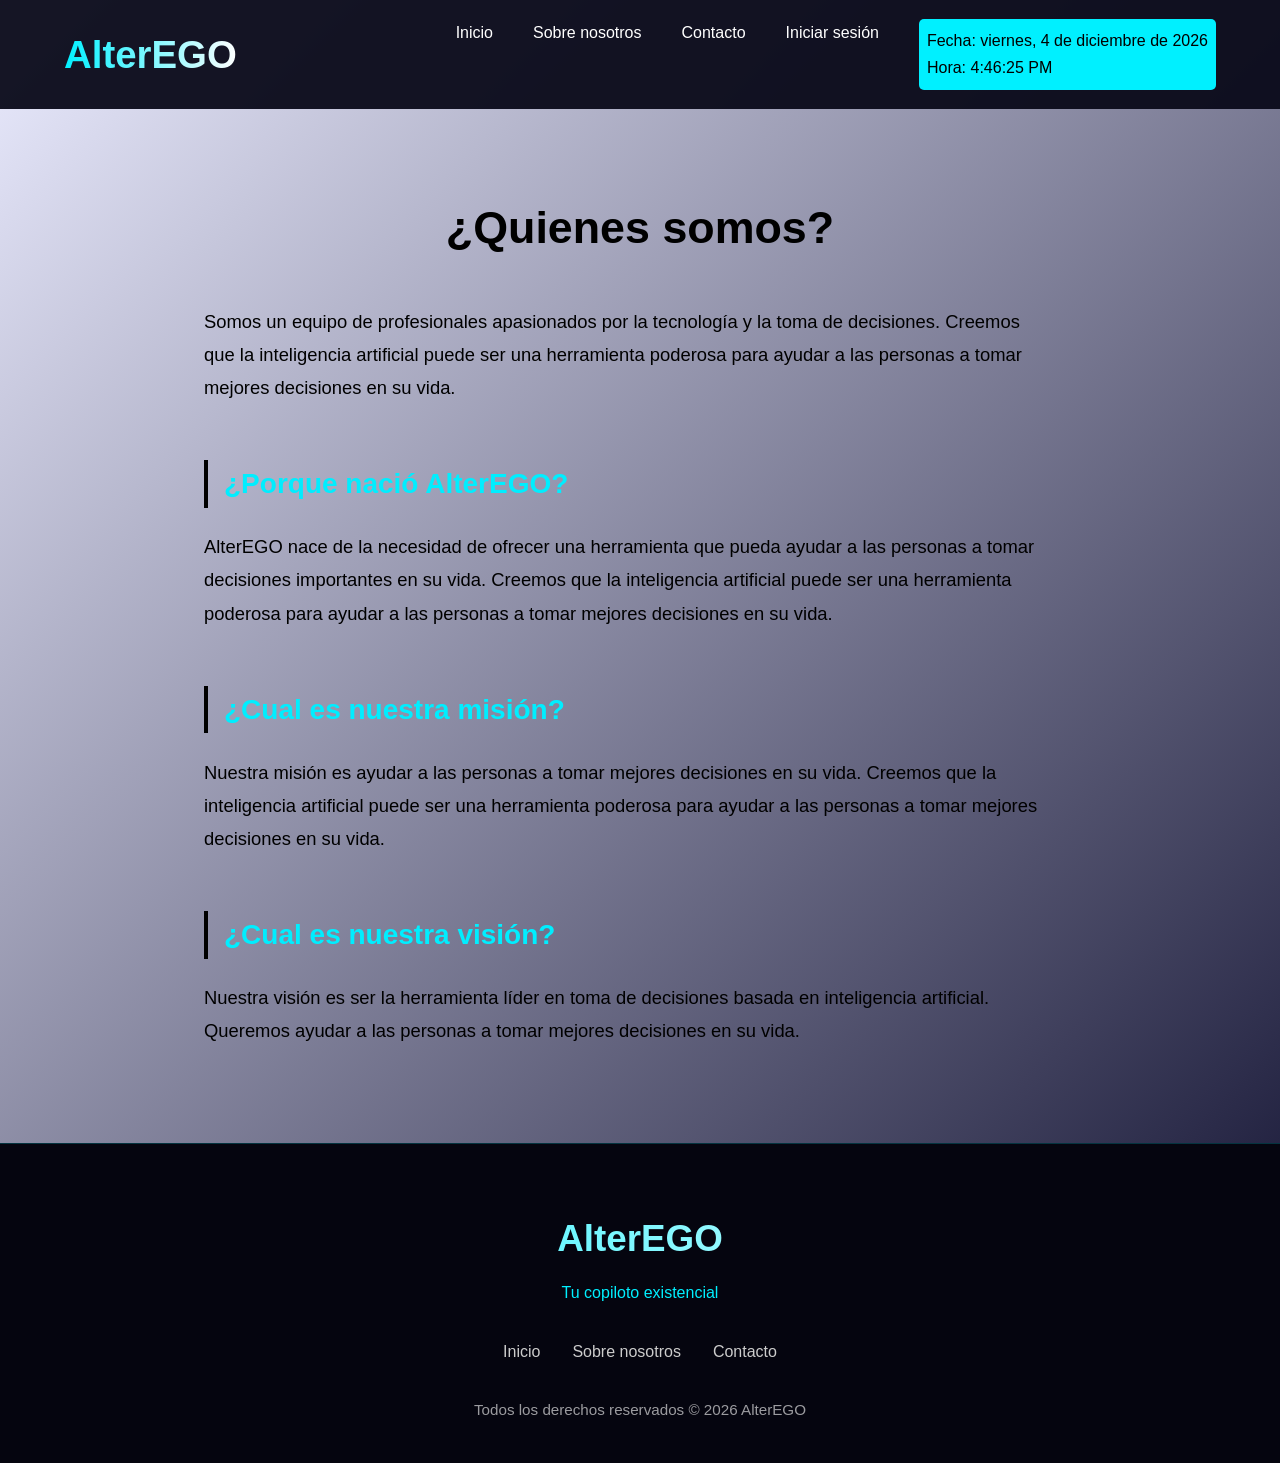
<file: html/about.html>
<!DOCTYPE html>
<html lang="en">
<head>
    <meta charset="UTF-8">
    <meta name="viewport" content="width=device-width, initial-scale=1.0">
    <title>Sobre AlterEGO</title>
    <link rel="stylesheet" href="../css/about.css">
 
</head>
<body>
    

    <header class="header">
        <h2>AlterEGO</h2>
        
        <div class="hamburger" id="hamburger">
            <span></span>
            <span></span>
            <span></span>
        </div>
    
        <nav class="nav" id="nav">
            <ul class="ul">
                <li class="li"><a class="a" href="../index.html">Inicio</a></li>
                <li class="li"><a class="a" href="about.html">Sobre nosotros</a></li>
                <li class="li"><a class="a" href="contact.html">Contacto</a></li>
                <li class="li"><a class="a" href="login.html">Iniciar sesión</a></li>
                <div class="HoraFecha">
                     <p>Fecha: <span id="fecha"></span></p>
                    <p >Hora: <span id="hora"></span></p>

                </div>
            </ul>
        </nav>
    </header>

    <main>
        <h2>¿Quienes somos?</h2>
        <p>Somos un equipo de profesionales apasionados por la tecnología y la toma de decisiones. Creemos que la inteligencia artificial puede ser una herramienta poderosa para ayudar a las personas a tomar mejores decisiones en su vida.</p>
        <h3>¿Porque nació AlterEGO?</h3>
        <p>AlterEGO nace de la necesidad de ofrecer una herramienta que pueda ayudar a las personas a tomar decisiones importantes en su vida. Creemos que la inteligencia artificial puede ser una herramienta poderosa para ayudar a las personas a tomar mejores decisiones en su vida.</p>
        <h3>¿Cual es nuestra misión?</h3>
        <p>Nuestra misión es ayudar a las personas a tomar mejores decisiones en su vida. Creemos que la inteligencia artificial puede ser una herramienta poderosa para ayudar a las personas a tomar mejores decisiones en su vida.</p>
        <h3>¿Cual es nuestra visión?</h3>
        <p>Nuestra visión es ser la herramienta líder en toma de decisiones basada en inteligencia artificial. Queremos ayudar a las personas a tomar mejores decisiones en su vida.</p>
    

    </main>

   
    <footer>
        <h1>AlterEGO</h1>
        <p>Tu copiloto existencial</p>
        <nav>
            <ul>
                <li><a href="../index.html">Inicio</a></li>
                <li><a href="../html/about.html">Sobre nosotros</a></li>
                <li><a href="../html/contact.html">Contacto</a></li>
            </ul>
        </nav>
        <p>Todos los derechos reservados © 2026 AlterEGO</p>


    </footer>

    <script src="../js/index.js"></script>

</body>
</html>
</file>
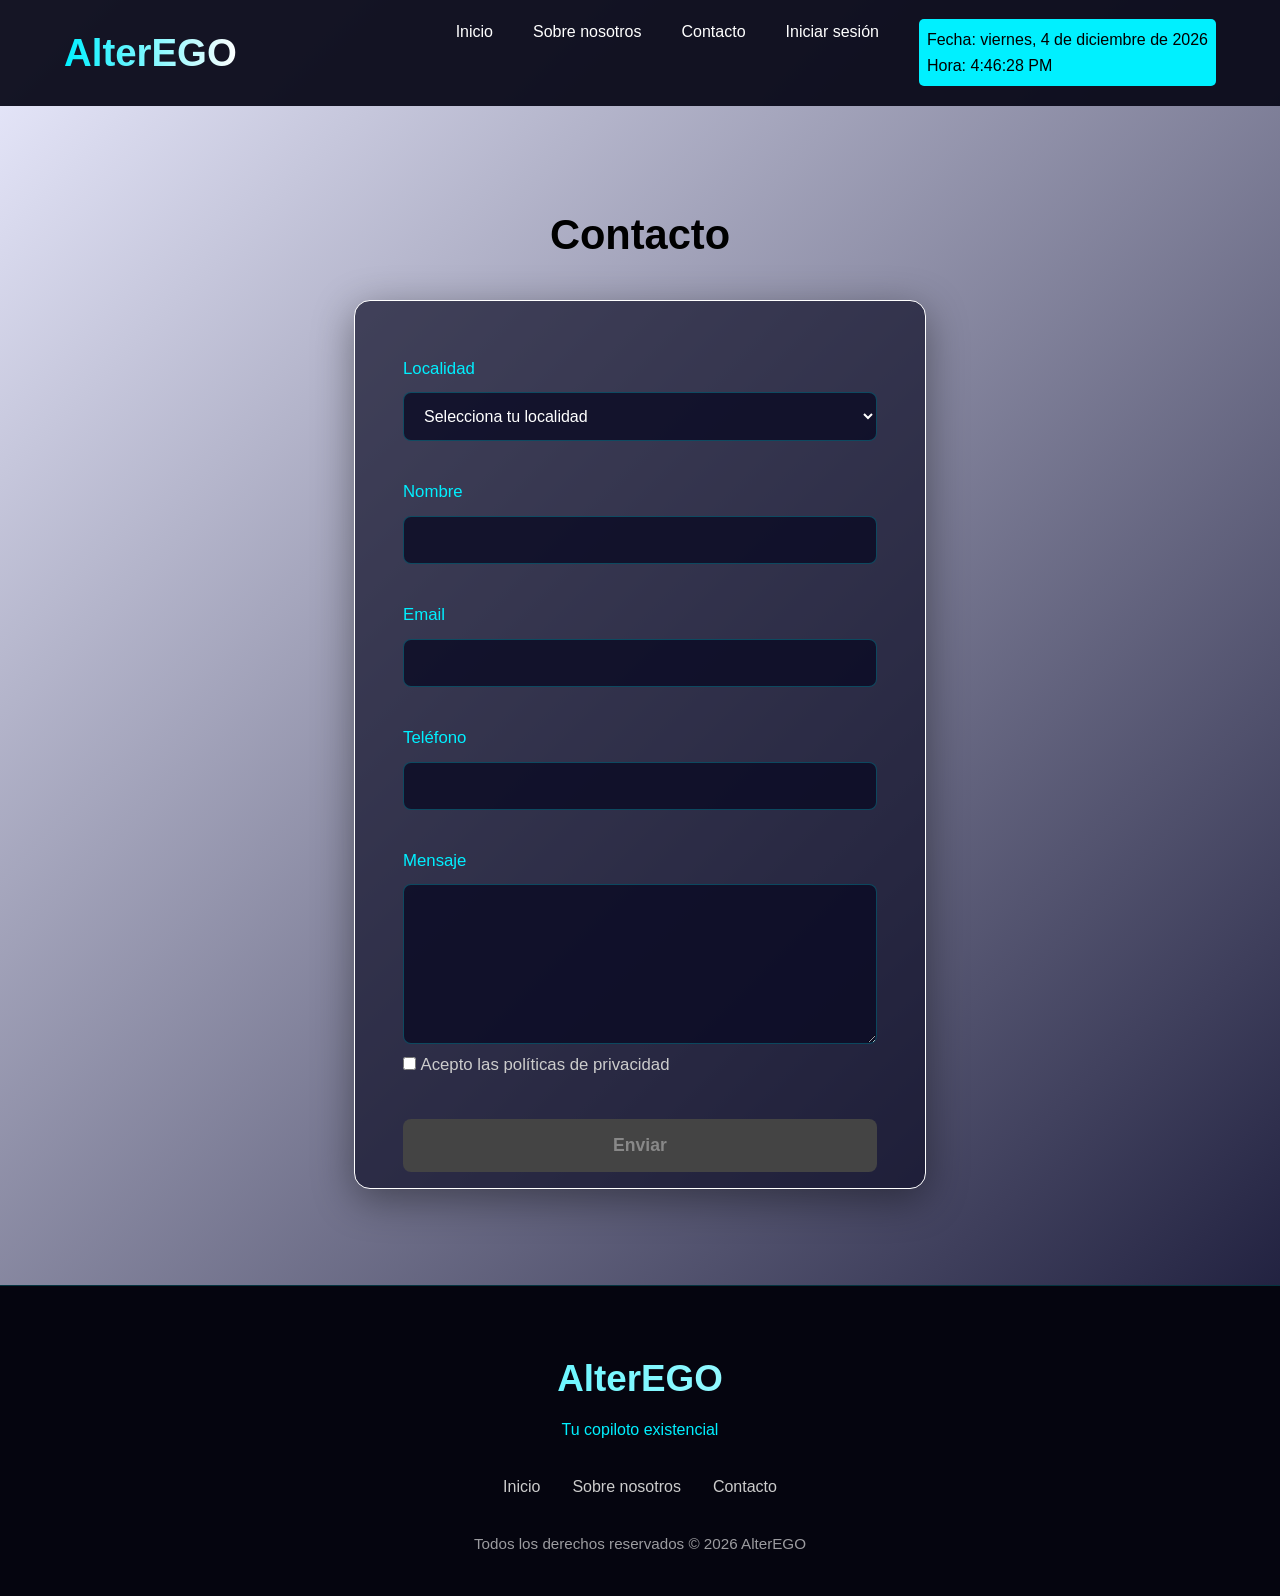
<file: html/contact.html>
<!DOCTYPE html>
<html lang="en">
<head>
    <meta charset="UTF-8">
    <meta name="viewport" content="width=device-width, initial-scale=1.0">
    <title>Contact</title>
    <link rel="stylesheet" href="/css/contac.css">
    <link rel="icon" href="/img/logo_alterego_azul.png">
</head>
<body>
    <!-- Header -->
    <header class="header">
        <h2>AlterEGO</h2>
        
        <div class="hamburger" id="hamburger">
            <span></span>
            <span></span>
            <span></span>
        </div>
    
        <nav class="nav" id="nav">
            <ul class="ul">
                <li class="li"><a class="a" href="../index.html">Inicio</a></li>
                <li class="li"><a class="a" href="about.html">Sobre nosotros</a></li>
                <li class="li"><a class="a" href="contact.html">Contacto</a></li>
                <li class="li"><a class="a" href="login.html">Iniciar sesión</a></li>
                <div class="HoraFecha">
                    <p>Fecha: <span id="fecha"></span></p>
                    <p>Hora: <span id="hora"></span></p>
                    
                </div>
            </ul>
        </nav>
    </header>

    <!-- Main -->
    <main>

        <h2 class="contacto">Contacto</h2>
        
    
        <form>
         
            <label for="localidad">Localidad</label>
            <select name="localidad" id="localidad">
                <option value="">Selecciona tu localidad</option>
                <option value="Madrid">Madrid</option>
                <option value="barcelona">Barcelona</option>
                <option value="valencia">Valencia</option>
                <option value="sevilla">Sevilla</option>
                <option value="malaga">Málaga</option>
                <option value="bilbao">Bilbao</option>
            </select>
 
            <label for="name">Nombre</label>
            <input type="text" id="name" name="name">
 
            <label for="email">Email</label>
            <input type="email" id="email" name="email">

            <label for="phone">Teléfono</label>
            <input type="tel" id="phone" name="phone">

            <label for="message">Mensaje</label>
            <textarea id="message" name="message"></textarea>

            <input type="checkbox" id="politicas" name="politicas">
            <label for="politicas">Acepto las políticas de privacidad</label>

            <button id="botonEnviar" type="submit" value="Enviar" disabled >Enviar</button>
        </form>
        
    </main>

    <!--Footer-->
    <footer>
        <h1>AlterEGO</h1>
        <p>Tu copiloto existencial</p>
        <nav>
            <ul>
                <li><a href="../index.html">Inicio</a></li>
                <li><a href="../html/about.html">Sobre nosotros</a></li>
                <li><a href="../html/contact.html">Contacto</a></li>
            </ul>
        </nav>
        <p>Todos los derechos reservados © 2026 AlterEGO</p>
        
    </footer>
    
</body>

<script src="/js/index.js"></script>
</html>
</file>
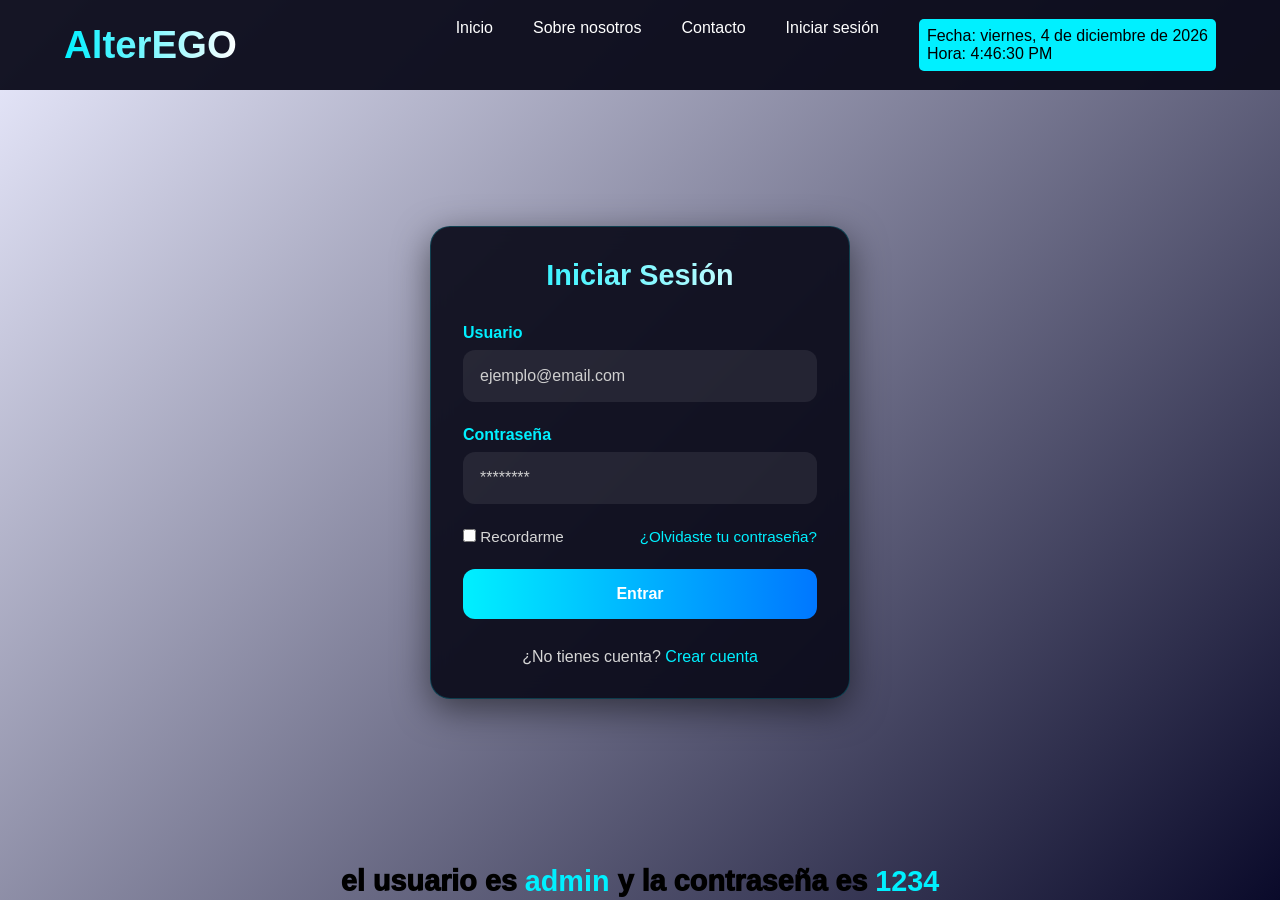
<file: html/login.html>
<!DOCTYPE html>
<html lang="es">

<head>
    <meta charset="UTF-8">
    <meta name="viewport" content="width=device-width, initial-scale=1.0">
    <title>Login</title>

    <link rel="stylesheet" href="../css/login.css">
</head>

<body>

    <!-- Header-->
    <header class="header">
        <h2>AlterEGO</h2>
        
        <div class="hamburger" id="hamburger">
            <span></span>
            <span></span>
            <span></span>
        </div>
    
        <nav class="nav" id="nav">
            <ul class="ul">
                <li class="li"><a class="a" href="../index.html">Inicio</a></li>
                <li class="li"><a class="a" href="about.html">Sobre nosotros</a></li>
                <li class="li"><a class="a" href="contact.html">Contacto</a></li>
                <li class="li"><a class="a" href="login.html">Iniciar sesión</a></li>
                <div class="HoraFecha">
                    <p>Fecha: <span id="fecha"></span></p>
                    <p >Hora: <span id="hora"></span></p>
                    
                </div>
            </ul>
        </nav>
    </header>

    <div class="login-container">

        <h2>Iniciar Sesión</h2>

        <form class="formulario-login">

            <div class="input-group">
                 <label>Usuario</label>
                 <input type="email" id="email" placeholder="ejemplo@email.com">
             </div>

             <div class="input-group">
                 <label>Contraseña</label>
                 <input type="password" id="password" placeholder="********">
             </div>

            <div class="opciones">
                <label>
                    <input type="checkbox">
                    Recordarme
                </label>

                <a href="#">¿Olvidaste tu contraseña?</a>
            </div>

            <button class="btn-login" id="btnLogin" type="submit">
                 Entrar
             </button>

        </form>

        <div class="extra">
            ¿No tienes cuenta?
            <a href="registro.html">Crear cuenta</a>
        </div>

    </div>

    <p class="usuario">el usuario es <strong>admin</strong> y la contraseña es <strong>1234</strong></p>

    <script src="/js/index.js"></script>
</body>

</html>
</file>
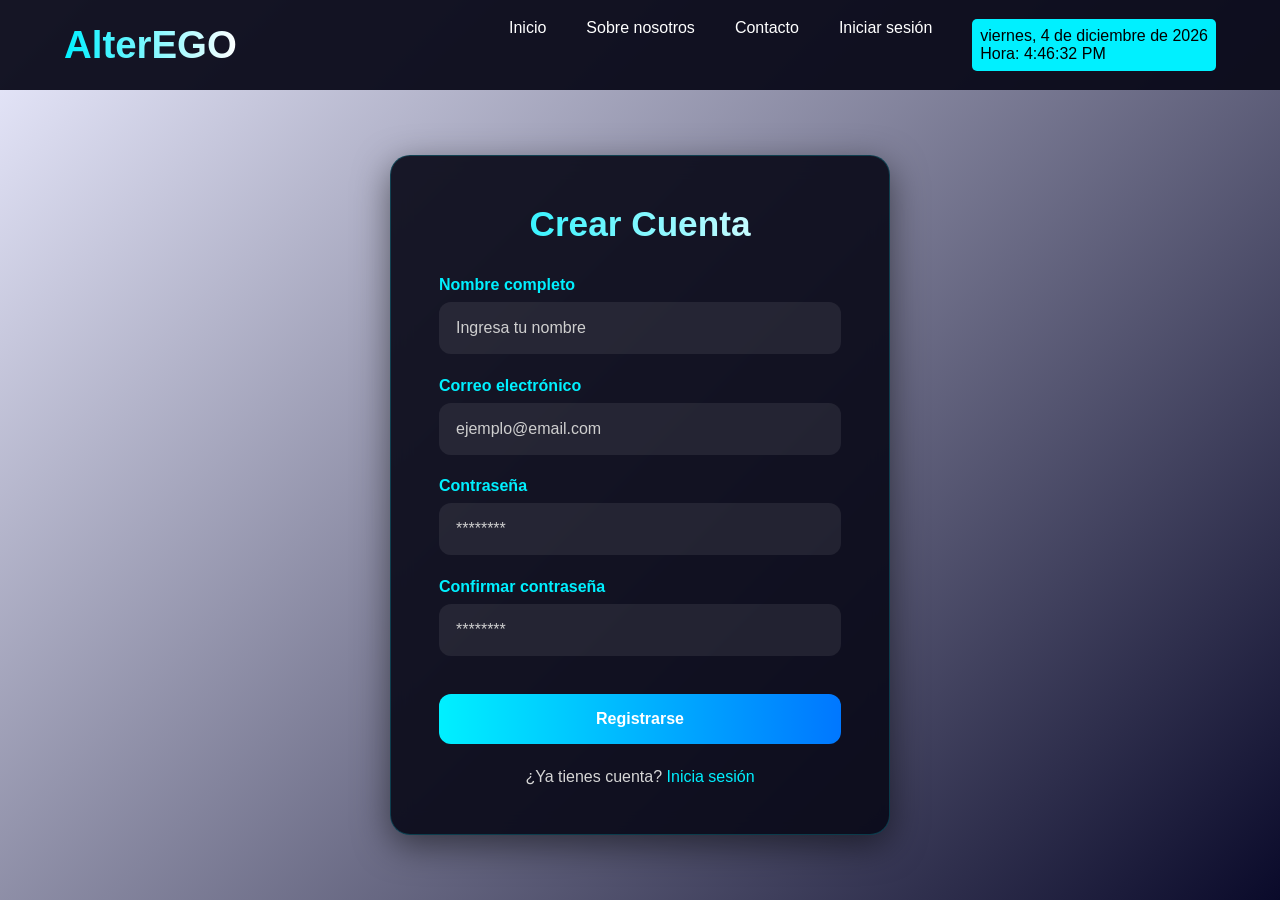
<file: html/registro.html>
<!DOCTYPE html>
<html lang="es">

<head>
    <meta charset="UTF-8">
    <meta name="viewport" content="width=device-width, initial-scale=1.0">
    <title>Formulario de Registro</title>
    <link rel="stylesheet" href="../css/registro.css">
</head>

<body>

     <header class="header">
        <h2>AlterEGO</h2>
        
        <div class="hamburger" id="hamburger">
            <span></span>
            <span></span>
            <span></span>
        </div>
    
        <nav class="nav" id="nav">
            <ul class="ul">
                <li class="li"><a class="a" href="../index.html">Inicio</a></li>
                <li class="li"><a class="a" href="about.html">Sobre nosotros</a></li>
                <li class="li"><a class="a" href="contact.html">Contacto</a></li>
                <li class="li"><a class="a" href="login.html">Iniciar sesión</a></li>
                <div class="HoraFecha">
                    <p><span id="fecha"></span></p>
                    <p >Hora: <span id="hora"></span></p>
                </div>
            </ul>
        </nav>

        
    </header>
    

    <div class="registro-container">

        <h2>Crear Cuenta</h2>

        <form class="formulario"> 

            <div class="input-group">
                <label>Nombre completo</label>
                <input type="text" placeholder="Ingresa tu nombre">
            </div>

            <div class="input-group">
                <label>Correo electrónico</label>
                <input type="email" placeholder="ejemplo@email.com">
            </div>

            <div class="input-group">
                <label>Contraseña</label>
                <input type="password" placeholder="********">
            </div>

            <div class="input-group">
                <label>Confirmar contraseña</label>
                <input type="password" placeholder="********">
            </div>

            <button class="btn-registro" type="submit">
                Registrarse
            </button>

        </form>

        <div class="extra">
            ¿Ya tienes cuenta?
            <a href="login.html">Inicia sesión</a>
        </div>

    </div>

    <script src="../js/index.js"></script>

</body>
</html>
</file>
<file: css/about.css>
* {
    margin: 0;
    padding: 0;
    box-sizing: border-box;
}

body {
    background: linear-gradient(135deg, #ebecff 0%, #0a0a2a 100%);
    color: #ffffff;
    font-family:Arial, Helvetica, sans-serif;
    min-height: 100vh;
    line-height: 1.7;
}


header {
   background: rgba(10, 10, 26, 0.95);
    padding: 1.2rem 5%;
    display: flex;
    align-items: center;
    justify-content: space-between;
    flex-wrap: wrap;
    gap: 1rem;
}

header h2 {
    font-size: 2.4rem;
    background: linear-gradient(90deg, #00f0ff, #ffffff);
    -webkit-background-clip: text;
    -webkit-text-fill-color: transparent;
    font-weight: 700;
}

header nav ul {
    display: flex;
    list-style: none;
    gap: 2.5rem;
}

header nav a {
    color: #fff;
    text-decoration: none;
    font-weight: 500;
    transition: color 0.3s;
}

header nav a:hover {
    color: #00f0ff;
}

/* HEADER */
.header {
    background: rgba(10, 10, 26, 0.95);
    padding: 1.2rem 5%;
    display: flex;
    align-items: center;
    justify-content: space-between;
    flex-wrap: wrap;
    gap: 1rem;
    position: relative;
}

.header h1 {
    font-size: 2.4rem;
    background: linear-gradient(90deg, #00f0ff, #ffffff);
    -webkit-background-clip: text;
    -webkit-text-fill-color: transparent;
    font-weight: 700;
}

.header .nav ul {
    display: flex;
    list-style: none;
    gap: 2.5rem;
}

.header .nav a {
    color: #fff;
    text-decoration: none;
    font-weight: 500;
    transition: color 0.3s;
}

.header .nav a:hover {
    color: #00f0ff;
}

.HoraFecha {
    color: #000000;
    font-weight: 500;
    transition: color 0.3s;
    background-color: #00f0ff;
    padding: 0.5rem;
    border-radius: 5px;
}


/*Main  */
main {
    max-width: 1000px;
    margin: 5rem auto;
    padding: 0 5%;
}

main h2 {
    font-size: 2.8rem;
    text-align: center;
    margin-bottom: 2.5rem;
    color: #000000;
    font-weight: 700;
}

main h3 {
    font-size: 1.75rem;
    color: #00eeff;
    margin: 3.5rem 0 1.4rem;
    padding-left: 1rem;
    border-left: 4px solid #000000;
}

main p {
    font-size: 1.15rem;
    color: #000000;
    line-height: 1.8;
    max-width: 850px;
}

/*  Footer*/
footer {
    background: #05050f;
    border-top: 1px solid rgba(0, 240, 255, 0.2);
    padding: 4rem 5% 2.5rem;
    text-align: center;
    margin-top: 6rem;
}

footer h1 {
    font-size: 2.3rem;
    background: linear-gradient(90deg, #00f0ff, #ffffff);
    -webkit-background-clip: text;
    -webkit-text-fill-color: transparent;
    margin-bottom: 0.5rem;
}

footer p:first-of-type {
    color: #00f0ff;
    margin-bottom: 1.5rem;
}

footer nav ul {
    display: flex;
    justify-content: center;
    gap: 2rem;
    list-style: none;
    margin: 2rem 0;
}

footer nav a {
    color: #ccc;
    text-decoration: none;
    transition: color 0.3s;
}

footer nav a:hover {
    color: #00f0ff;
}

footer p:last-child {
    opacity: 0.6;
    font-size: 0.95rem;
    margin-top: 2rem;
}

/* Media queries */
@media (max-width: 750px) {
    header {
        flex-direction: column;
        text-align: center;
        padding: 1.5rem 5%;
    }
    
    header nav ul {
        gap: 1.6rem;
    }
    
    main h2 {
        font-size: 2.3rem;
    }
    
    main h3 {
        font-size: 1.55rem;
    }
    
    main {
        margin: 3rem auto;
    }
}

/* Hamburger Menu */
.hamburger {
    display: none;
    flex-direction: column;
    cursor: pointer;
    gap: 5px;
}

.hamburger span {
    width: 25px;
    height: 3px;
    background: #00f0ff;
    transition: 0.3s;
}

.hamburger.active span:nth-child(1) {
    transform: rotate(45deg) translate(5px, 5px);
}

.hamburger.active span:nth-child(2) {
    opacity: 0;
}

.hamburger.active span:nth-child(3) {
    transform: rotate(-45deg) translate(5px, -5px);
}


@media (max-width: 768px) {
    .hamburger {
        display: flex;
    }

    .header .nav {
        display: none;
        width: 100%;
        position: absolute;
        top: 100%;
        left: 0;
        background: rgba(10, 10, 26, 0.98);
        padding: 1rem 5%;
    }

    .header .nav.active {
        display: block;
    }

    .header .nav ul {
        flex-direction: column;
        gap: 1rem;
    }

    .HoraFecha {
        margin-top: 1rem;
    }
}
</file>
<file: css/contac.css>
* {
    margin: 0;
    padding: 0;
    box-sizing: border-box;
}

body {
    background: linear-gradient(135deg, #ebecff 0%, #0a0a2a 100%);
    color: #ffffff;
    font-family:Arial, Helvetica, sans-serif;
    min-height: 100vh;
    line-height: 1.6;
}

header {
    background: rgba(10, 10, 26, 0.95);
    padding: 1.3rem 5%;
    display: flex;
    align-items: center;
    justify-content: space-between;
    flex-wrap: wrap;
    gap: 1rem;
}

header h1 {
    font-size: 2.4rem;
    background: linear-gradient(90deg, #00f0ff, #ffffff);
    -webkit-background-clip: text;
    -webkit-text-fill-color: transparent;
    font-weight: 700;
}

header nav ul {
    display: flex;
    list-style: none;
    gap: 2.2rem;
}

header nav a {
    color: #fff;
    text-decoration: none;
    font-weight: 500;
    transition: color 0.3s;
}

header nav a:hover {
    color: #00f0ff;
}

/* HEADER */
.header {
    background: rgba(10, 10, 26, 0.95);
    padding: 1.2rem 5%;
    display: flex;
    align-items: center;
    justify-content: space-between;
    flex-wrap: wrap;
    gap: 1rem;
    position: relative;
}

.header h2 {
    font-size: 2.4rem;
    background: linear-gradient(90deg, #00f0ff, #ffffff);
    -webkit-background-clip: text;
    -webkit-text-fill-color: transparent;
    font-weight: 700;
}

.header .nav ul {
    display: flex;
    list-style: none;
    gap: 2.5rem;
}

.header .nav a {
    color: #fff;
    text-decoration: none;
    font-weight: 500;
    transition: color 0.3s;
}

.header .nav a:hover {
    color: #00f0ff;
}

.HoraFecha {
    color: #000000;
    font-weight: 500;
    transition: color 0.3s;
    background-color: #00f0ff;
    padding: 0.5rem;
    border-radius: 5px;
}


/* FORMULARIO */
main {
    max-width: 700px;
    margin: 5rem auto;
    padding: 1rem 5%;
}

.contacto {
    font-size: 2.6rem;
    color: #000000;
    font-weight: 700;
    text-align: center;
    padding-bottom: 2rem;
    
}


form {
    background: rgba(15, 15, 40, 0.7);
    border: 1px solid ;
    border-radius: 16px;
    padding: 1rem 3rem;
    box-shadow: 0 10px 40px rgba(0, 0, 0, 0.4);
}

label {
    display: block;
    margin: 2.4rem 0 0.6rem;
    color: #00f0ff;
    font-weight: 500;
    font-size: 1.05rem;
}

input, select, textarea {
    width: 100%;
    padding: 14px 16px;
    background: rgba(10, 10, 35, 0.8);
    border: 1px solid rgba(0, 240, 255, 0.25);
    border-radius: 8px;
    color: #fff;
    font-size: 1rem;
    transition: all 0.3s ease;
}

input:focus, select:focus, textarea:focus {
    outline: none;
    border-color: #00f0ff;
    box-shadow: 0 0 15px rgba(0, 240, 255, 0.3);
}

textarea {
    min-height: 10rem;
    resize: vertical;
}

/* Checkbox */
input[type="checkbox"] {
    width: auto;
    accent-color: #00f0ff;
    margin-right: rem;
}

input[type="checkbox"] + label {
    display: inline;
    color: #ccc;
    font-weight: normal;
}

/* Botón */
button {
    margin-top: 2.5rem;
    width: 100%;
    padding: 1rem;
    background: #00f0ff;
    color: #000;
    font-size: 1.1rem;
    font-weight: 600;
    border: none;
    border-radius: 8px;
    cursor: pointer;
    transition: all 0.3s ease;
}

button:hover:not(:disabled) {
    background: #ffffff;
    transform: translateY(-3px);
    box-shadow: 0 0 25px rgba(0, 240, 255, 0.5);
}

button:disabled {
    background: #444;
    color: #888;
    cursor: not-allowed;
}

/* FOOTER*/
footer {
    background: #05050f;
    border-top: 1px solid rgba(0, 240, 255, 0.2);
    padding: 4rem 5% 2.5rem;
    text-align: center;
    margin-top: 4rem;
}

footer h1 {
    font-size: 2.3rem;
    background: linear-gradient(90deg, #00f0ff, #ffffff);
    -webkit-background-clip: text;
    -webkit-text-fill-color: transparent;
    margin-bottom: 0.5rem;
}

footer p:first-of-type {
    color: #00f0ff;
    margin-bottom: 1.5rem;
}

footer nav ul {
    display: flex;
    justify-content: center;
    gap: 2rem;
    list-style: none;
    margin: 2rem 0;
}

footer nav a {
    color: #ccc;
    text-decoration: none;
    transition: color 0.3s;
}

footer nav a:hover {
    color: #00f0ff;
}

footer p:last-child {
    opacity: 0.6;
    font-size: 0.95rem;
    margin-top: 2rem;
}


/* Hamburger Menu */
.hamburger {
    display: none;
    flex-direction: column;
    cursor: pointer;
    gap: 5px;
}

.hamburger span {
    width: 25px;
    height: 3px;
    background: #00f0ff;
    transition: 0.3s;
}

.hamburger.active span:nth-child(1) {
    transform: rotate(45deg) translate(5px, 5px);
}

.hamburger.active span:nth-child(2) {
    opacity: 0;
}

.hamburger.active span:nth-child(3) {
    transform: rotate(-45deg) translate(5px, -5px);
}

/* Media Queries */
@media (max-width: 768px) {
    .hamburger {
        display: flex;
    }

    .header .nav {
        display: none;
        width: 100%;
        position: absolute;
        top: 100%;
        left: 0;
        background: rgba(10, 10, 26, 0.98);
        padding: 1rem 5%;
    }

    .header .nav.active {
        display: block;
    }

    .header .nav ul {
        flex-direction: column;
        gap: 1rem;
    }

    .HoraFecha {
        margin-top: 1rem;
    }
}
</file>
<file: css/login.css>
/* RESET */
*{
    margin:0;
    padding:0;
    box-sizing:border-box;
}

/* BODY */
body{
    min-height:100vh;
    font-family:Arial, Helvetica, sans-serif;
    background: linear-gradient(135deg, #ebecff 0%, #0a0a2a 100%);
    color:white;
    display:flex;
    flex-direction:column;
}


.header {
    background: rgba(10, 10, 26, 0.95);
    padding: 1.2rem 5%;
    display: flex;
    align-items: center;
    justify-content: space-between;
    flex-wrap: wrap;
    gap: 1rem;
    position: relative;
}

.header h2 {
    font-size: 2.4rem;
    background: linear-gradient(90deg, #00f0ff, #ffffff);
    -webkit-background-clip: text;
    -webkit-text-fill-color: transparent;
    font-weight: 700;
}

.header nav ul {
    display: flex;
    list-style: none;
    gap: 2.5rem;
}

.header nav a {
    color: #fff;
    text-decoration: none;
    font-weight: 500;
    transition: color 0.3s;
}

.header nav a:hover {
    color: #00f0ff;
}

.HoraFecha {
    color: #000000;
    font-weight: 500;
    transition: color 0.3s;
    background-color: #00f0ff;
    padding: 0.5rem;
    border-radius: 5px;
}

/* CONTENEDOR LOGIN */
.login-container{
    width:100%;
    max-width:420px;
    background: rgba(10,10,26,0.92);
    padding:3rem;
    border-radius:20px;
    backdrop-filter: blur(10px);
    border:1px solid rgba(0,240,255,0.2);
    box-shadow:0 10px 35px rgba(0,0,0,0.5);
    margin:auto;
}


.login-container h2{
    text-align:center;
    margin-bottom:2rem;
    font-size:2.2rem;
    background: linear-gradient(90deg, #00f0ff, #ffffff);
    -webkit-background-clip:text;
    -webkit-text-fill-color:transparent;
}


.formulario-login{
    display:flex;
    flex-direction:column;
    gap:1.5rem;
}


.input-group{
    display:flex;
    flex-direction:column;
}


.input-group label{
    margin-bottom:0.5rem;
    color:#00f0ff;
    font-weight:600;
}


.input-group input{
    padding:1rem;
    border:none;
    outline:none;
    border-radius:12px;
    background: rgba(255,255,255,0.08);
    color:white;
    font-size:1rem;
    border:1px solid transparent;
    transition:0.3s ease;
}

.input-group input::placeholder{
    color:#cfcfcf;
}


.input-group input:focus{
    border:1px solid #00f0ff;
    box-shadow:0 0 12px rgba(0,240,255,0.4);
}


.opciones{
    display:flex;
    justify-content:space-between;
    align-items:center;
    font-size:0.95rem;
    color:#d6d6d6;
}

.opciones a{
    color:#00f0ff;
    text-decoration:none;
}

.opciones a:hover{
    text-decoration:underline;
}


.btn-login{
    padding:1rem;
    border:none;
    border-radius:12px;
    background: linear-gradient(90deg, #00f0ff, #0077ff);
    color:white;
    font-size:1rem;
    font-weight:bold;
    cursor:pointer;
    transition:0.3s ease;
}


.btn-login:hover{
    transform:translateY(-2px);
    box-shadow:0 8px 20px rgba(0,240,255,0.35);
}


.extra{
    margin-top:1.8rem;
    text-align:center;
    color:#d6d6d6;
}

.extra a{
    color:#00f0ff;
    text-decoration:none;
}

.extra a:hover{
    text-decoration:underline;
}

.usuario{
    text-align:center;
    margin-top:1.8rem;
    color:#000000;
    font-weight:1000;
    font-size: 1.8rem;
    padding: 2px;
}

.usuario strong{
    color:#00f0ff;
}

/* Hamburger Menu */
.hamburger {
    display: none;
    flex-direction: column;
    cursor: pointer;
    gap: 5px;
}

.hamburger span {
    width: 25px;
    height: 3px;
    background: #00f0ff;
    transition: 0.3s;
}

.hamburger.active span:nth-child(1) {
    transform: rotate(45deg) translate(5px, 5px);
}

.hamburger.active span:nth-child(2) {
    opacity: 0;
}

.hamburger.active span:nth-child(3) {
    transform: rotate(-45deg) translate(5px, -5px);
}

/* Media Queries */
@media (max-width: 768px) {
    .hamburger {
        display: flex;
    }

    .header nav {
        display: none;
        width: 100%;
        position: absolute;
        top: 100%;
        left: 0;
        background: rgba(10, 10, 26, 0.98);
        padding: 1rem 5%;
    }

    .header nav.active {
        display: block;
    }

    .header nav ul {
        flex-direction: column;
        gap: 1rem;
    }

    .HoraFecha {
        margin-top: 1rem;
    }
}
    .login-container{
        padding:2rem;
    }

    .login-container h2{
        font-size:1.8rem;
    }
</file>
<file: css/registro.css>
* {
    margin: 0;
    padding: 0;
    box-sizing: border-box;
}

/* BODY */
body {
    min-height: 100vh;
    font-family: Arial, Helvetica, sans-serif;
    background: linear-gradient(135deg, #ebecff 0%, #0a0a2a 100%);
    color: white;
    display: flex;
    flex-direction: column;
}

/* HEADER */
.header {
    background: rgba(10, 10, 26, 0.95);
    padding: 1.2rem 5%;
    display: flex;
    align-items: center;
    justify-content: space-between;
    flex-wrap: wrap;
    gap: 1rem;
    position: relative;
}

.header h2 {
    font-size: 2.4rem;
    background: linear-gradient(90deg, #00f0ff, #ffffff);
    -webkit-background-clip: text;
    -webkit-text-fill-color: transparent;
    font-weight: 700;
}

.header .nav ul {
    display: flex;
    list-style: none;
    gap: 2.5rem;
}

.header .nav a {
    color: #fff;
    text-decoration: none;
    font-weight: 500;
    transition: color 0.3s;
}

.header .nav a:hover {
    color: #00f0ff;
}

.HoraFecha {
    color: #000000;
    font-weight: 500;
    transition: color 0.3s;
    background-color: #00f0ff;
    padding: 0.5rem;
    border-radius: 5px;
}


/* CONTENEDOR */
.registro-container {
    width: 100%;
    max-width: 500px;
    background: rgba(10, 10, 26, 0.92);
    padding: 3rem;
    border-radius: 20px;
    backdrop-filter: blur(10px);
    border: 1px solid rgba(0, 240, 255, 0.2);
    box-shadow: 0 10px 35px rgba(0, 0, 0, 0.5);
    margin: auto;
}


.registro-container h2 {
    text-align: center;
    margin-bottom: 2rem;
    font-size: 2.2rem;
    background: linear-gradient(90deg, #00f0ff, #ffffff);
    -webkit-background-clip: text;
    -webkit-text-fill-color: transparent;
}


.formulario {
    display: flex;
    flex-direction: column;
    gap: 1.4rem;
}


.input-group {
    display: flex;
    flex-direction: column;
}


.input-group label {
    margin-bottom: 0.5rem;
    color: #00f0ff;
    font-weight: 600;
}


.input-group input {
    padding: 1rem;
    border: none;
    outline: none;
    border-radius: 12px;
    background: rgba(255, 255, 255, 0.08);
    color: white;
    font-size: 1rem;
    border: 1px solid transparent;
    transition: 0.3s ease;
}


.input-group input::placeholder {
    color: #cfcfcf;
}


.input-group input:focus {
    border: 1px solid #00f0ff;
    box-shadow: 0 0 12px rgba(0, 240, 255, 0.4);
}


.btn-registro {
    margin-top: 1rem;
    padding: 1rem;
    border: none;
    border-radius: 12px;
    background: linear-gradient(90deg, #00f0ff, #0077ff);
    color: white;
    font-size: 1rem;
    font-weight: bold;
    cursor: pointer;
    transition: 0.3s ease;
}


.btn-registro:hover {
    transform: translateY(-2px);
    box-shadow: 0 8px 20px rgba(0, 240, 255, 0.35);
}


.extra {
    margin-top: 1.5rem;
    text-align: center;
    color: #d6d6d6;
}

.extra a {
    color: #00f0ff;
    text-decoration: none;
}

.extra a:hover {
    text-decoration: underline;
}

@media(max-width:600px) {

    .registro-container {
        padding: 2rem;
    }

    .registro-container h2 {
        font-size: 1.8rem;
    }
}

/* Hamburger Menu */
.hamburger {
    display: none;
    flex-direction: column;
    cursor: pointer;
    gap: 5px;
}

.hamburger span {
    width: 25px;
    height: 3px;
    background: #00f0ff;
    transition: 0.3s;
}

.hamburger.active span:nth-child(1) {
    transform: rotate(45deg) translate(5px, 5px);
}

.hamburger.active span:nth-child(2) {
    opacity: 0;
}

.hamburger.active span:nth-child(3) {
    transform: rotate(-45deg) translate(5px, -5px);
}

/* Media Queries */
@media (max-width: 768px) {
    .hamburger {
        display: flex;
    }

    .header .nav {
        display: none;
        width: 100%;
        position: absolute;
        top: 100%;
        left: 0;
        background: rgba(10, 10, 26, 0.98);
        padding: 1rem 5%;
    }

    .header .nav.active {
        display: block;
    }

    .header .nav ul {
        flex-direction: column;
        gap: 1rem;
    }

    .HoraFecha {
        margin-top: 1rem;
    }
}
</file>
